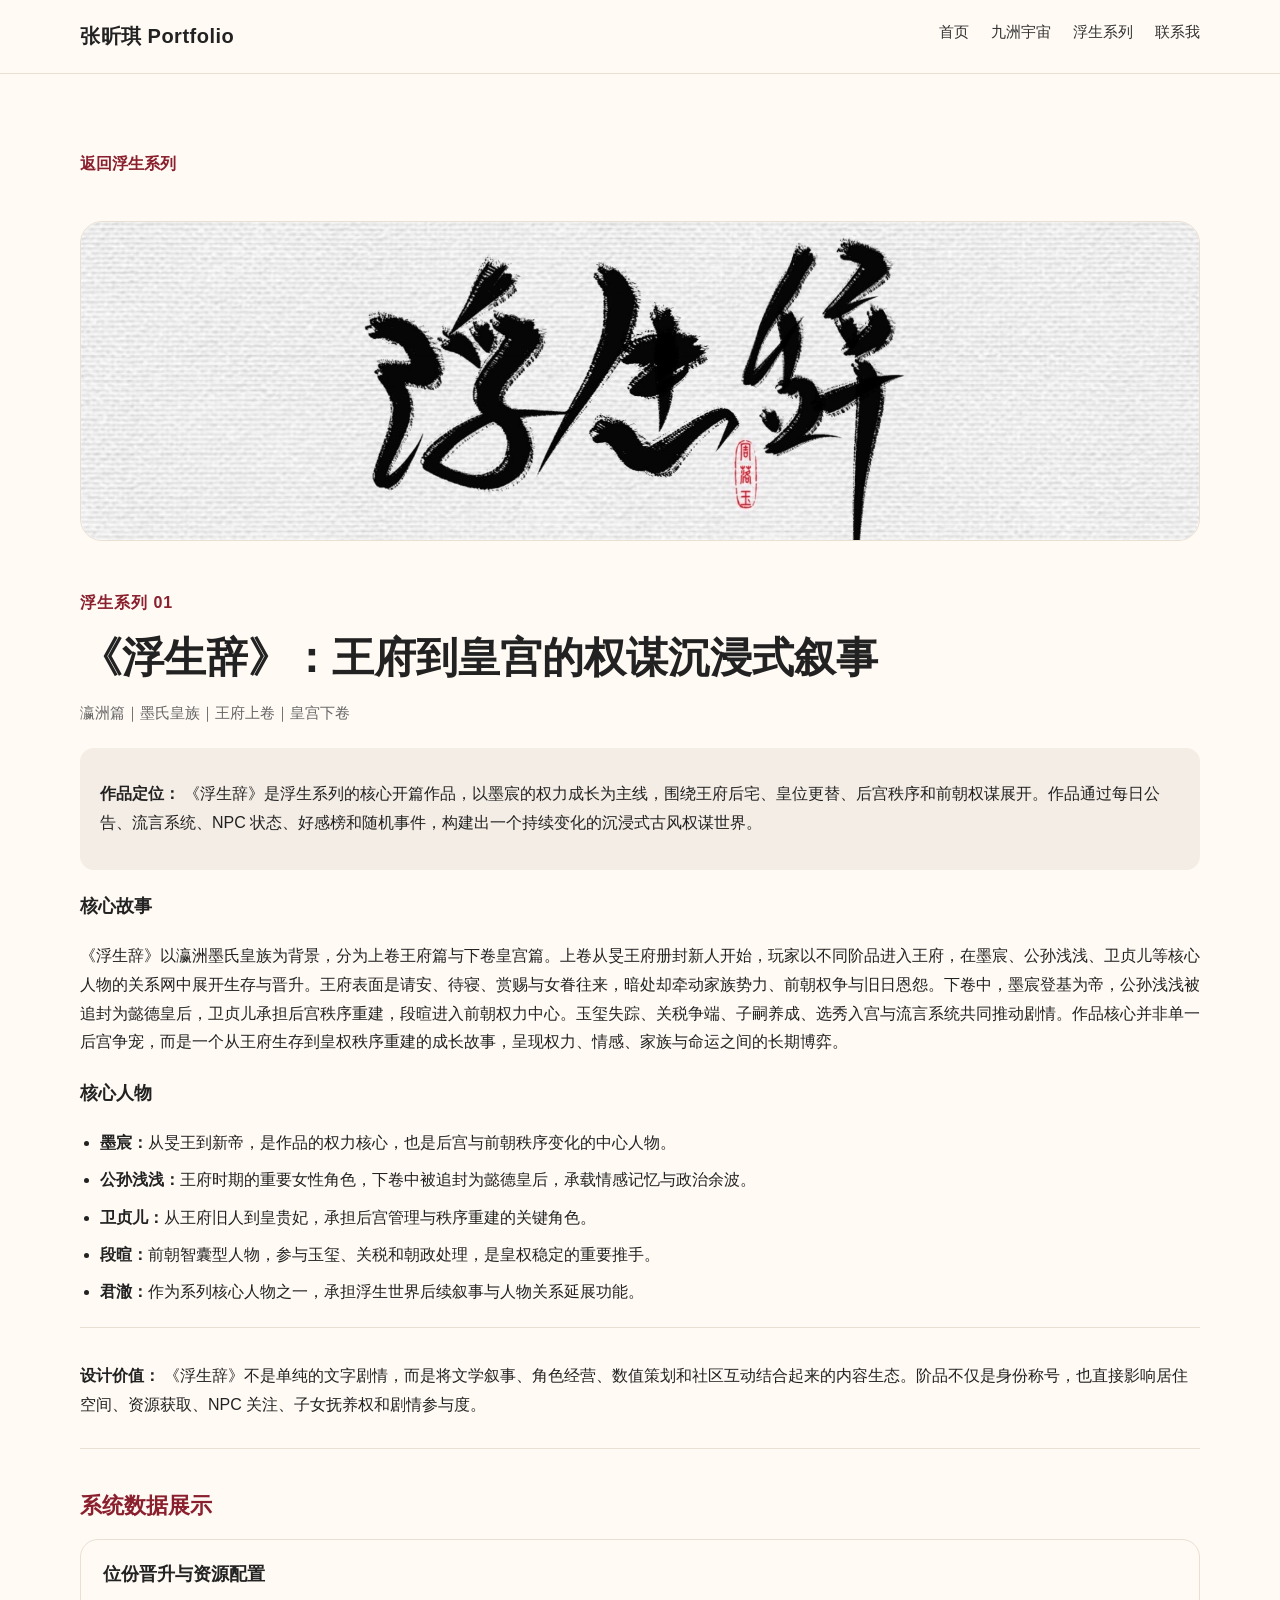
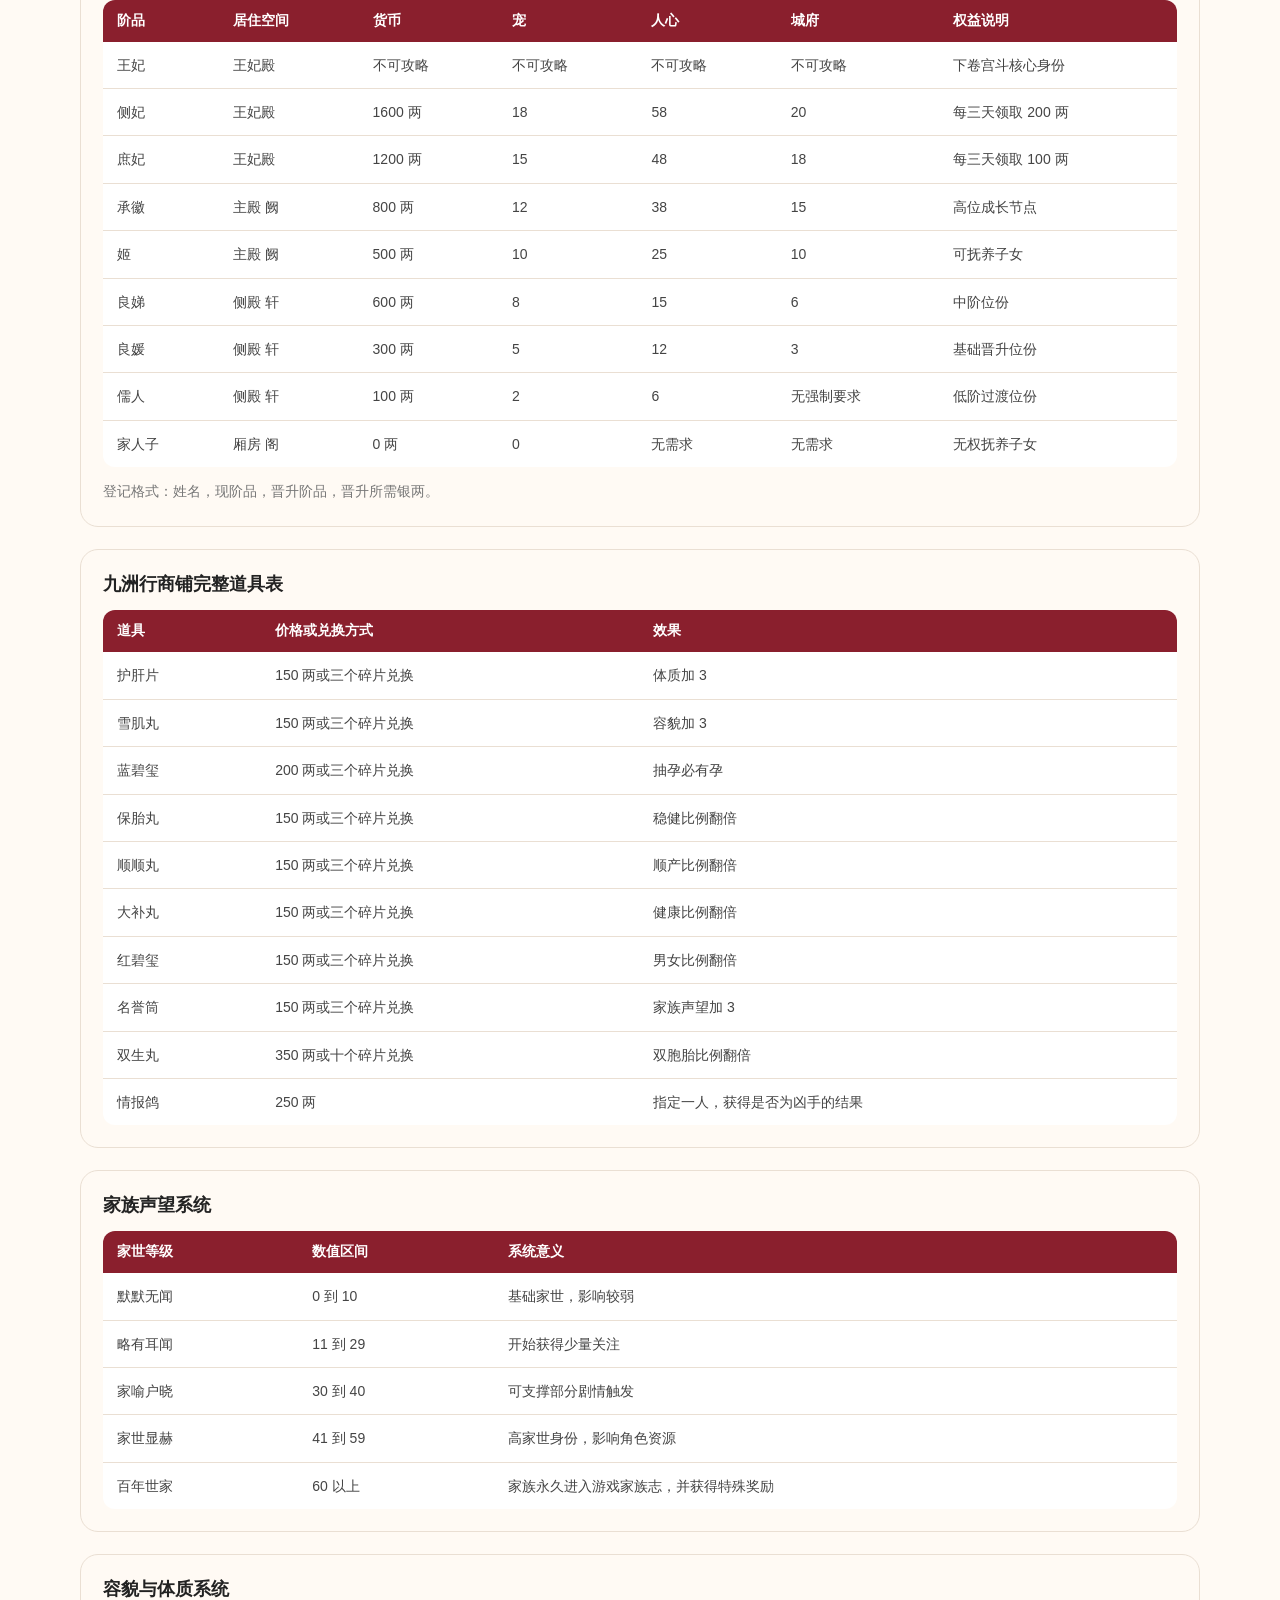
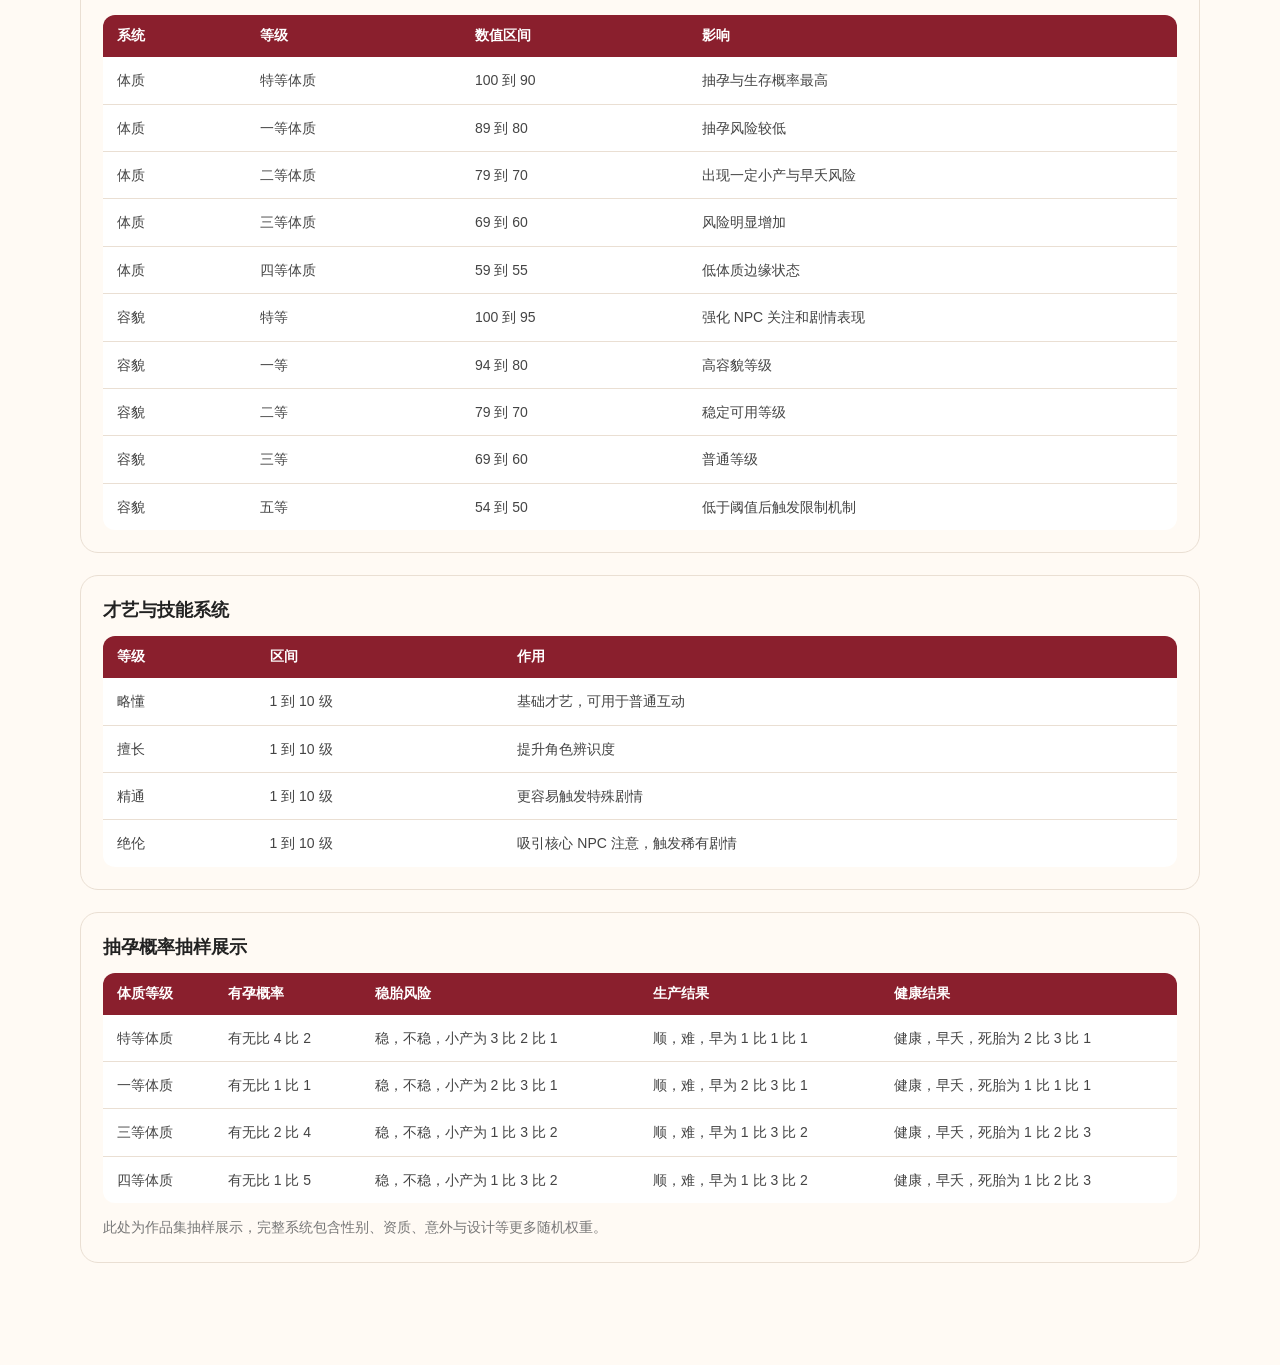
<file: fushengci.html>
<!DOCTYPE html>
<html lang="zh-CN">
<head>
    <meta charset="UTF-8">
    <meta name="viewport" content="width=device-width, initial-scale=1.0">
    <title>浮生辞｜张昕琪文字创作作品集</title>
    <link rel="stylesheet" href="style.css">
</head>

<body>

<nav class="navbar">
    <div class="container nav-container">
        <div class="logo">张昕琪 Portfolio</div>
        <ul class="nav-links">
            <li><a href="index.html">首页</a></li>
            <li><a href="index.html#universe">九洲宇宙</a></li>
            <li><a href="index.html#projects">浮生系列</a></li>
            <li><a href="index.html#contact">联系我</a></li>
        </ul>
    </div>
</nav>

<section class="work-detail">
    <div class="container">
        <a href="index.html#projects" class="back-link">返回浮生系列</a>

        <img src="fushengci.jpg" alt="浮生辞封面" class="detail-cover">

        <p class="section-label">浮生系列 01</p>
        <h1>《浮生辞》：王府到皇宫的权谋沉浸式叙事</h1>
        <p class="subtitle">瀛洲篇｜墨氏皇族｜王府上卷｜皇宫下卷</p>

        <div class="project-summary">
            <p>
                <strong>作品定位：</strong>
                《浮生辞》是浮生系列的核心开篇作品，以墨宸的权力成长为主线，围绕王府后宅、皇位更替、后宫秩序和前朝权谋展开。作品通过每日公告、流言系统、NPC 状态、好感榜和随机事件，构建出一个持续变化的沉浸式古风权谋世界。
            </p>
        </div>

        <div class="data-findings">
            <h4>核心故事</h4>
            <p>
                《浮生辞》以瀛洲墨氏皇族为背景，分为上卷王府篇与下卷皇宫篇。上卷从旻王府册封新人开始，玩家以不同阶品进入王府，在墨宸、公孙浅浅、卫贞儿等核心人物的关系网中展开生存与晋升。王府表面是请安、待寝、赏赐与女眷往来，暗处却牵动家族势力、前朝权争与旧日恩怨。下卷中，墨宸登基为帝，公孙浅浅被追封为懿德皇后，卫贞儿承担后宫秩序重建，段暄进入前朝权力中心。玉玺失踪、关税争端、子嗣养成、选秀入宫与流言系统共同推动剧情。作品核心并非单一后宫争宠，而是一个从王府生存到皇权秩序重建的成长故事，呈现权力、情感、家族与命运之间的长期博弈。
            </p>
        </div>

        <div class="creative-highlights">
            <h4>核心人物</h4>
            <ul>
                <li><strong>墨宸：</strong>从旻王到新帝，是作品的权力核心，也是后宫与前朝秩序变化的中心人物。</li>
                <li><strong>公孙浅浅：</strong>王府时期的重要女性角色，下卷中被追封为懿德皇后，承载情感记忆与政治余波。</li>
                <li><strong>卫贞儿：</strong>从王府旧人到皇贵妃，承担后宫管理与秩序重建的关键角色。</li>
                <li><strong>段暄：</strong>前朝智囊型人物，参与玉玺、关税和朝政处理，是皇权稳定的重要推手。</li>
                <li><strong>君澈：</strong>作为系列核心人物之一，承担浮生世界后续叙事与人物关系延展功能。</li>
            </ul>
        </div>

        <div class="details">
            <p>
                <strong>设计价值：</strong>
                《浮生辞》不是单纯的文字剧情，而是将文学叙事、角色经营、数值策划和社区互动结合起来的内容生态。阶品不仅是身份称号，也直接影响居住空间、资源获取、NPC 关注、子女抚养权和剧情参与度。
            </p>

            <div class="data-system">
                <h4>系统数据展示</h4>

                <div class="data-block">
                    <h5>位份晋升与资源配置</h5>
                    <div class="table-scroll">
                        <table>
                            <thead>
                                <tr>
                                    <th>阶品</th>
                                    <th>居住空间</th>
                                    <th>货币</th>
                                    <th>宠</th>
                                    <th>人心</th>
                                    <th>城府</th>
                                    <th>权益说明</th>
                                </tr>
                            </thead>
                            <tbody>
                                <tr><td>王妃</td><td>王妃殿</td><td>不可攻略</td><td>不可攻略</td><td>不可攻略</td><td>不可攻略</td><td>下卷宫斗核心身份</td></tr>
                                <tr><td>侧妃</td><td>王妃殿</td><td>1600 两</td><td>18</td><td>58</td><td>20</td><td>每三天领取 200 两</td></tr>
                                <tr><td>庶妃</td><td>王妃殿</td><td>1200 两</td><td>15</td><td>48</td><td>18</td><td>每三天领取 100 两</td></tr>
                                <tr><td>承徽</td><td>主殿 阙</td><td>800 两</td><td>12</td><td>38</td><td>15</td><td>高位成长节点</td></tr>
                                <tr><td>姬</td><td>主殿 阙</td><td>500 两</td><td>10</td><td>25</td><td>10</td><td>可抚养子女</td></tr>
                                <tr><td>良娣</td><td>侧殿 轩</td><td>600 两</td><td>8</td><td>15</td><td>6</td><td>中阶位份</td></tr>
                                <tr><td>良媛</td><td>侧殿 轩</td><td>300 两</td><td>5</td><td>12</td><td>3</td><td>基础晋升位份</td></tr>
                                <tr><td>儒人</td><td>侧殿 轩</td><td>100 两</td><td>2</td><td>6</td><td>无强制要求</td><td>低阶过渡位份</td></tr>
                                <tr><td>家人子</td><td>厢房 阁</td><td>0 两</td><td>0</td><td>无需求</td><td>无需求</td><td>无权抚养子女</td></tr>
                            </tbody>
                        </table>
                    </div>
                    <p class="data-note">登记格式：姓名，现阶品，晋升阶品，晋升所需银两。</p>
                </div>

                <div class="data-block">
                    <h5>九洲行商铺完整道具表</h5>
                    <div class="table-scroll">
                        <table>
                            <thead>
                                <tr>
                                    <th>道具</th>
                                    <th>价格或兑换方式</th>
                                    <th>效果</th>
                                </tr>
                            </thead>
                            <tbody>
                                <tr><td>护肝片</td><td>150 两或三个碎片兑换</td><td>体质加 3</td></tr>
                                <tr><td>雪肌丸</td><td>150 两或三个碎片兑换</td><td>容貌加 3</td></tr>
                                <tr><td>蓝碧玺</td><td>200 两或三个碎片兑换</td><td>抽孕必有孕</td></tr>
                                <tr><td>保胎丸</td><td>150 两或三个碎片兑换</td><td>稳健比例翻倍</td></tr>
                                <tr><td>顺顺丸</td><td>150 两或三个碎片兑换</td><td>顺产比例翻倍</td></tr>
                                <tr><td>大补丸</td><td>150 两或三个碎片兑换</td><td>健康比例翻倍</td></tr>
                                <tr><td>红碧玺</td><td>150 两或三个碎片兑换</td><td>男女比例翻倍</td></tr>
                                <tr><td>名誉筒</td><td>150 两或三个碎片兑换</td><td>家族声望加 3</td></tr>
                                <tr><td>双生丸</td><td>350 两或十个碎片兑换</td><td>双胞胎比例翻倍</td></tr>
                                <tr><td>情报鸽</td><td>250 两</td><td>指定一人，获得是否为凶手的结果</td></tr>
                            </tbody>
                        </table>
                    </div>
                </div>

                <div class="data-block">
                    <h5>家族声望系统</h5>
                    <div class="table-scroll">
                        <table>
                            <thead>
                                <tr>
                                    <th>家世等级</th>
                                    <th>数值区间</th>
                                    <th>系统意义</th>
                                </tr>
                            </thead>
                            <tbody>
                                <tr><td>默默无闻</td><td>0 到 10</td><td>基础家世，影响较弱</td></tr>
                                <tr><td>略有耳闻</td><td>11 到 29</td><td>开始获得少量关注</td></tr>
                                <tr><td>家喻户晓</td><td>30 到 40</td><td>可支撑部分剧情触发</td></tr>
                                <tr><td>家世显赫</td><td>41 到 59</td><td>高家世身份，影响角色资源</td></tr>
                                <tr><td>百年世家</td><td>60 以上</td><td>家族永久进入游戏家族志，并获得特殊奖励</td></tr>
                            </tbody>
                        </table>
                    </div>
                </div>

                <div class="data-block">
                    <h5>容貌与体质系统</h5>
                    <div class="table-scroll">
                        <table>
                            <thead>
                                <tr>
                                    <th>系统</th>
                                    <th>等级</th>
                                    <th>数值区间</th>
                                    <th>影响</th>
                                </tr>
                            </thead>
                            <tbody>
                                <tr><td>体质</td><td>特等体质</td><td>100 到 90</td><td>抽孕与生存概率最高</td></tr>
                                <tr><td>体质</td><td>一等体质</td><td>89 到 80</td><td>抽孕风险较低</td></tr>
                                <tr><td>体质</td><td>二等体质</td><td>79 到 70</td><td>出现一定小产与早夭风险</td></tr>
                                <tr><td>体质</td><td>三等体质</td><td>69 到 60</td><td>风险明显增加</td></tr>
                                <tr><td>体质</td><td>四等体质</td><td>59 到 55</td><td>低体质边缘状态</td></tr>
                                <tr><td>容貌</td><td>特等</td><td>100 到 95</td><td>强化 NPC 关注和剧情表现</td></tr>
                                <tr><td>容貌</td><td>一等</td><td>94 到 80</td><td>高容貌等级</td></tr>
                                <tr><td>容貌</td><td>二等</td><td>79 到 70</td><td>稳定可用等级</td></tr>
                                <tr><td>容貌</td><td>三等</td><td>69 到 60</td><td>普通等级</td></tr>
                                <tr><td>容貌</td><td>五等</td><td>54 到 50</td><td>低于阈值后触发限制机制</td></tr>
                            </tbody>
                        </table>
                    </div>
                </div>

                <div class="data-block">
                    <h5>才艺与技能系统</h5>
                    <div class="table-scroll">
                        <table>
                            <thead>
                                <tr>
                                    <th>等级</th>
                                    <th>区间</th>
                                    <th>作用</th>
                                </tr>
                            </thead>
                            <tbody>
                                <tr><td>略懂</td><td>1 到 10 级</td><td>基础才艺，可用于普通互动</td></tr>
                                <tr><td>擅长</td><td>1 到 10 级</td><td>提升角色辨识度</td></tr>
                                <tr><td>精通</td><td>1 到 10 级</td><td>更容易触发特殊剧情</td></tr>
                                <tr><td>绝伦</td><td>1 到 10 级</td><td>吸引核心 NPC 注意，触发稀有剧情</td></tr>
                            </tbody>
                        </table>
                    </div>
                </div>

                <div class="data-block">
                    <h5>抽孕概率抽样展示</h5>
                    <div class="table-scroll">
                        <table>
                            <thead>
                                <tr>
                                    <th>体质等级</th>
                                    <th>有孕概率</th>
                                    <th>稳胎风险</th>
                                    <th>生产结果</th>
                                    <th>健康结果</th>
                                </tr>
                            </thead>
                            <tbody>
                                <tr><td>特等体质</td><td>有无比 4 比 2</td><td>稳，不稳，小产为 3 比 2 比 1</td><td>顺，难，早为 1 比 1 比 1</td><td>健康，早夭，死胎为 2 比 3 比 1</td></tr>
                                <tr><td>一等体质</td><td>有无比 1 比 1</td><td>稳，不稳，小产为 2 比 3 比 1</td><td>顺，难，早为 2 比 3 比 1</td><td>健康，早夭，死胎为 1 比 1 比 1</td></tr>
                                <tr><td>三等体质</td><td>有无比 2 比 4</td><td>稳，不稳，小产为 1 比 3 比 2</td><td>顺，难，早为 1 比 3 比 2</td><td>健康，早夭，死胎为 1 比 2 比 3</td></tr>
                                <tr><td>四等体质</td><td>有无比 1 比 5</td><td>稳，不稳，小产为 1 比 3 比 2</td><td>顺，难，早为 1 比 3 比 2</td><td>健康，早夭，死胎为 1 比 2 比 3</td></tr>
                            </tbody>
                        </table>
                    </div>
                    <p class="data-note">此处为作品集抽样展示，完整系统包含性别、资质、意外与设计等更多随机权重。</p>
                </div>
            </div>
        </div>
    </div>
</section>

</body>
</html>
</file>
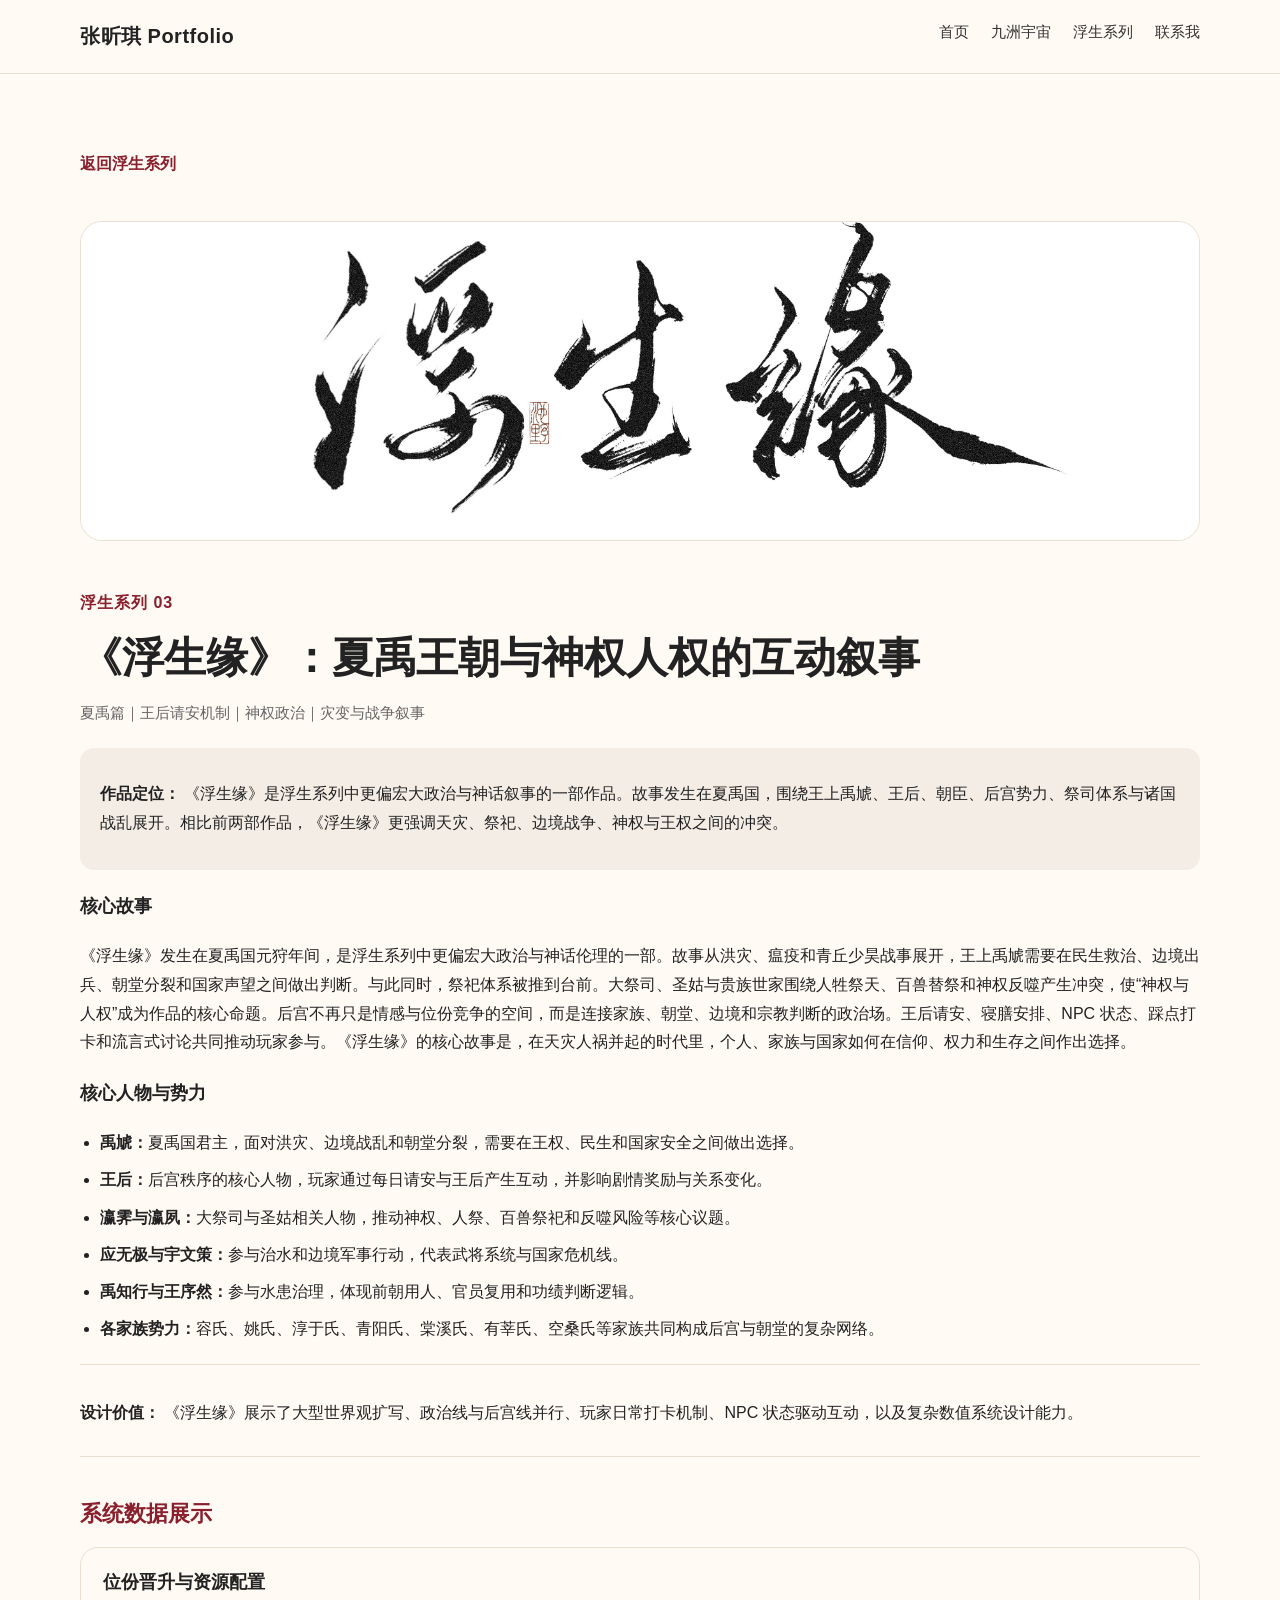
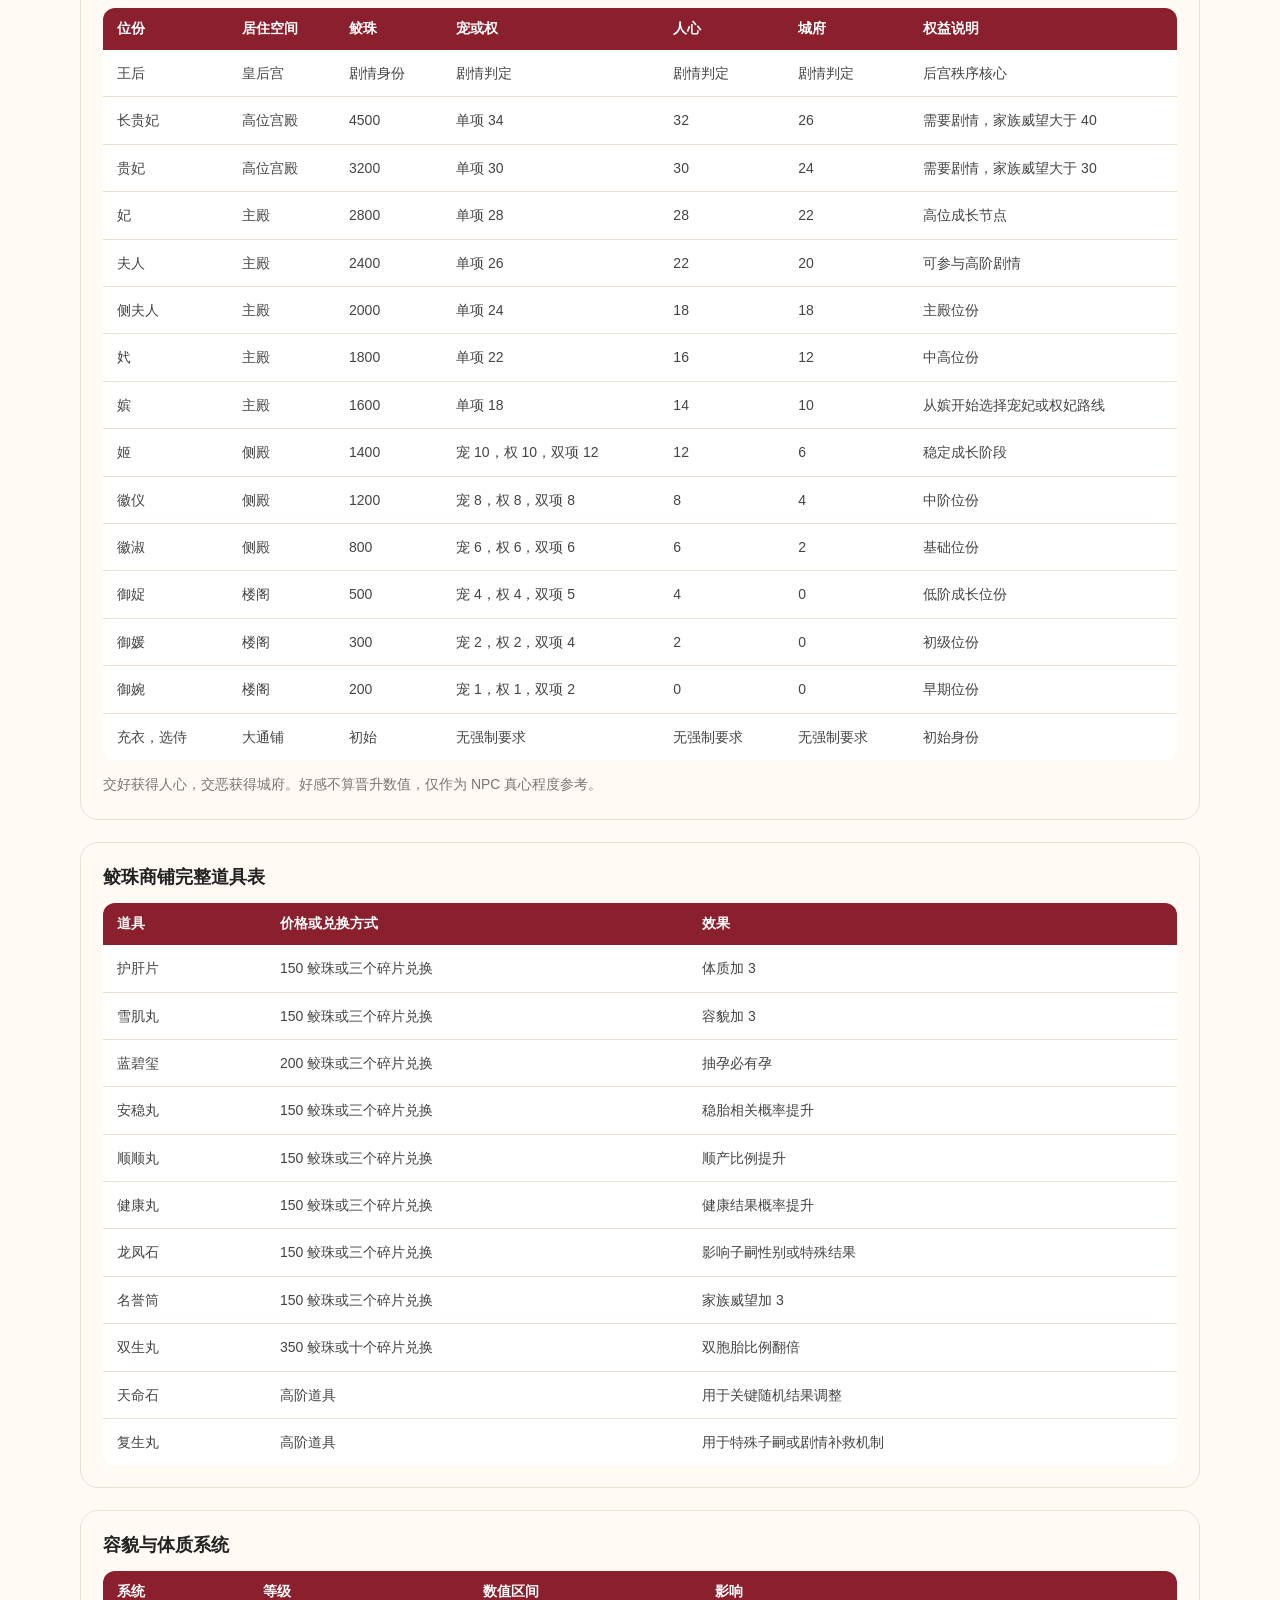
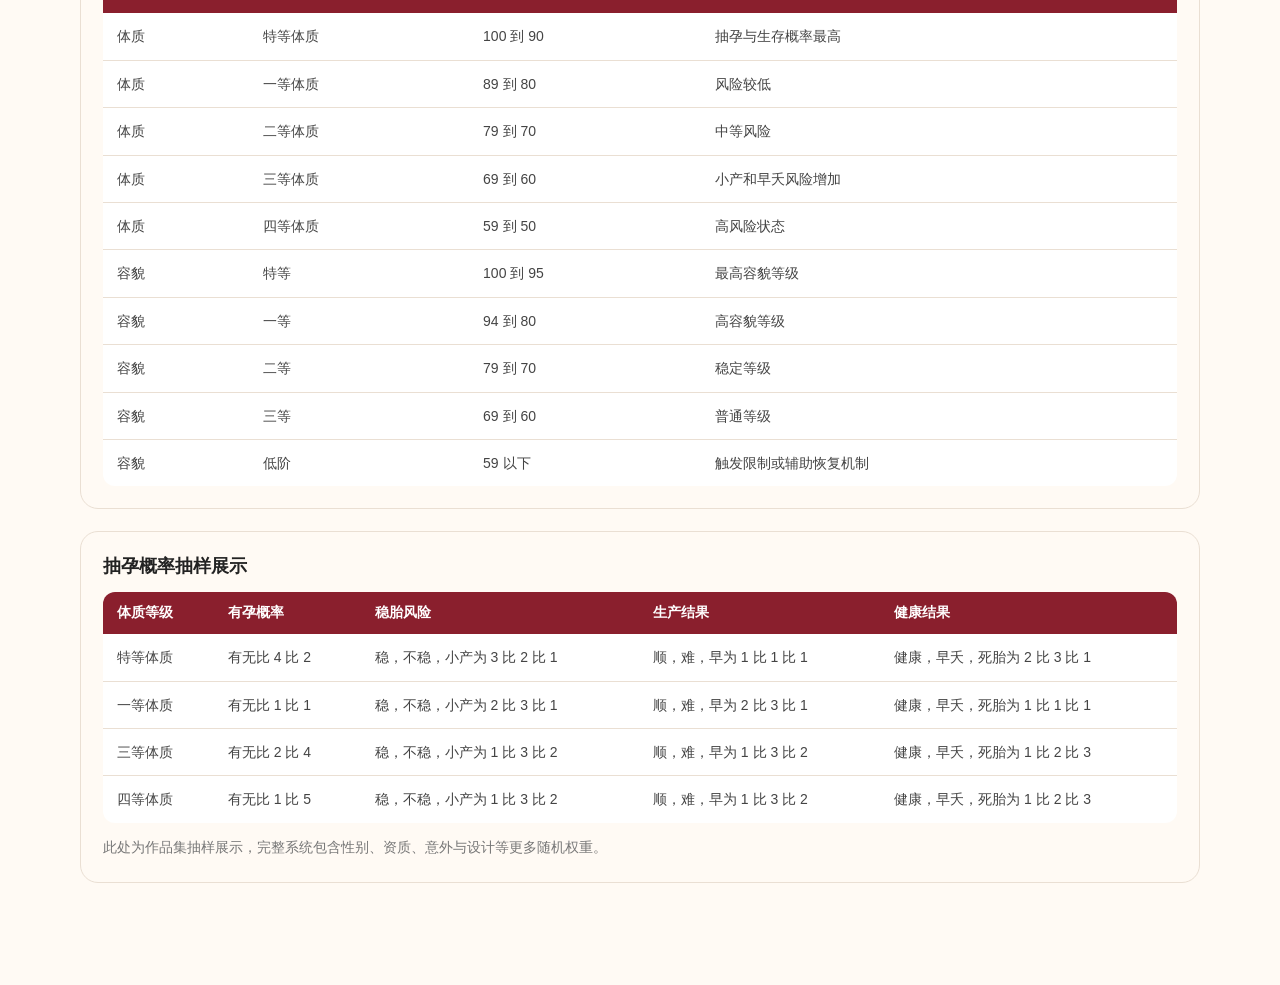
<file: fushengyuan.html>
<!DOCTYPE html>
<html lang="zh-CN">
<head>
    <meta charset="UTF-8">
    <meta name="viewport" content="width=device-width, initial-scale=1.0">
    <title>浮生缘｜张昕琪文字创作作品集</title>
    <link rel="stylesheet" href="style.css">
</head>

<body>

<nav class="navbar">
    <div class="container nav-container">
        <div class="logo">张昕琪 Portfolio</div>
        <ul class="nav-links">
            <li><a href="index.html">首页</a></li>
            <li><a href="index.html#universe">九洲宇宙</a></li>
            <li><a href="index.html#projects">浮生系列</a></li>
            <li><a href="index.html#contact">联系我</a></li>
        </ul>
    </div>
</nav>

<section class="work-detail">
    <div class="container">
        <a href="index.html#projects" class="back-link">返回浮生系列</a>

        <img src="fushengyuan.jpg" alt="浮生缘封面" class="detail-cover">

        <p class="section-label">浮生系列 03</p>
        <h1>《浮生缘》：夏禹王朝与神权人权的互动叙事</h1>
        <p class="subtitle">夏禹篇｜王后请安机制｜神权政治｜灾变与战争叙事</p>

        <div class="project-summary">
            <p>
                <strong>作品定位：</strong>
                《浮生缘》是浮生系列中更偏宏大政治与神话叙事的一部作品。故事发生在夏禹国，围绕王上禹虓、王后、朝臣、后宫势力、祭司体系与诸国战乱展开。相比前两部作品，《浮生缘》更强调天灾、祭祀、边境战争、神权与王权之间的冲突。
            </p>
        </div>

        <div class="data-findings">
            <h4>核心故事</h4>
            <p>
                《浮生缘》发生在夏禹国元狩年间，是浮生系列中更偏宏大政治与神话伦理的一部。故事从洪灾、瘟疫和青丘少昊战事展开，王上禹虓需要在民生救治、边境出兵、朝堂分裂和国家声望之间做出判断。与此同时，祭祀体系被推到台前。大祭司、圣姑与贵族世家围绕人牲祭天、百兽替祭和神权反噬产生冲突，使“神权与人权”成为作品的核心命题。后宫不再只是情感与位份竞争的空间，而是连接家族、朝堂、边境和宗教判断的政治场。王后请安、寝膳安排、NPC 状态、踩点打卡和流言式讨论共同推动玩家参与。《浮生缘》的核心故事是，在天灾人祸并起的时代里，个人、家族与国家如何在信仰、权力和生存之间作出选择。
            </p>
        </div>

        <div class="creative-highlights">
            <h4>核心人物与势力</h4>
            <ul>
                <li><strong>禹虓：</strong>夏禹国君主，面对洪灾、边境战乱和朝堂分裂，需要在王权、民生和国家安全之间做出选择。</li>
                <li><strong>王后：</strong>后宫秩序的核心人物，玩家通过每日请安与王后产生互动，并影响剧情奖励与关系变化。</li>
                <li><strong>瀛霁与瀛夙：</strong>大祭司与圣姑相关人物，推动神权、人祭、百兽祭祀和反噬风险等核心议题。</li>
                <li><strong>应无极与宇文策：</strong>参与治水和边境军事行动，代表武将系统与国家危机线。</li>
                <li><strong>禹知行与王序然：</strong>参与水患治理，体现前朝用人、官员复用和功绩判断逻辑。</li>
                <li><strong>各家族势力：</strong>容氏、姚氏、淳于氏、青阳氏、棠溪氏、有莘氏、空桑氏等家族共同构成后宫与朝堂的复杂网络。</li>
            </ul>
        </div>

        <div class="details">
            <p>
                <strong>设计价值：</strong>
                《浮生缘》展示了大型世界观扩写、政治线与后宫线并行、玩家日常打卡机制、NPC 状态驱动互动，以及复杂数值系统设计能力。
            </p>

            <div class="data-system">
                <h4>系统数据展示</h4>

                <div class="data-block">
                    <h5>位份晋升与资源配置</h5>
                    <div class="table-scroll">
                        <table>
                            <thead>
                                <tr>
                                    <th>位份</th>
                                    <th>居住空间</th>
                                    <th>鲛珠</th>
                                    <th>宠或权</th>
                                    <th>人心</th>
                                    <th>城府</th>
                                    <th>权益说明</th>
                                </tr>
                            </thead>
                            <tbody>
                                <tr><td>王后</td><td>皇后宫</td><td>剧情身份</td><td>剧情判定</td><td>剧情判定</td><td>剧情判定</td><td>后宫秩序核心</td></tr>
                                <tr><td>长贵妃</td><td>高位宫殿</td><td>4500</td><td>单项 34</td><td>32</td><td>26</td><td>需要剧情，家族威望大于 40</td></tr>
                                <tr><td>贵妃</td><td>高位宫殿</td><td>3200</td><td>单项 30</td><td>30</td><td>24</td><td>需要剧情，家族威望大于 30</td></tr>
                                <tr><td>妃</td><td>主殿</td><td>2800</td><td>单项 28</td><td>28</td><td>22</td><td>高位成长节点</td></tr>
                                <tr><td>夫人</td><td>主殿</td><td>2400</td><td>单项 26</td><td>22</td><td>20</td><td>可参与高阶剧情</td></tr>
                                <tr><td>侧夫人</td><td>主殿</td><td>2000</td><td>单项 24</td><td>18</td><td>18</td><td>主殿位份</td></tr>
                                <tr><td>㚤</td><td>主殿</td><td>1800</td><td>单项 22</td><td>16</td><td>12</td><td>中高位份</td></tr>
                                <tr><td>嫔</td><td>主殿</td><td>1600</td><td>单项 18</td><td>14</td><td>10</td><td>从嫔开始选择宠妃或权妃路线</td></tr>
                                <tr><td>姬</td><td>侧殿</td><td>1400</td><td>宠 10，权 10，双项 12</td><td>12</td><td>6</td><td>稳定成长阶段</td></tr>
                                <tr><td>徽仪</td><td>侧殿</td><td>1200</td><td>宠 8，权 8，双项 8</td><td>8</td><td>4</td><td>中阶位份</td></tr>
                                <tr><td>徽淑</td><td>侧殿</td><td>800</td><td>宠 6，权 6，双项 6</td><td>6</td><td>2</td><td>基础位份</td></tr>
                                <tr><td>御娖</td><td>楼阁</td><td>500</td><td>宠 4，权 4，双项 5</td><td>4</td><td>0</td><td>低阶成长位份</td></tr>
                                <tr><td>御媛</td><td>楼阁</td><td>300</td><td>宠 2，权 2，双项 4</td><td>2</td><td>0</td><td>初级位份</td></tr>
                                <tr><td>御婉</td><td>楼阁</td><td>200</td><td>宠 1，权 1，双项 2</td><td>0</td><td>0</td><td>早期位份</td></tr>
                                <tr><td>充衣，选侍</td><td>大通铺</td><td>初始</td><td>无强制要求</td><td>无强制要求</td><td>无强制要求</td><td>初始身份</td></tr>
                            </tbody>
                        </table>
                    </div>
                    <p class="data-note">交好获得人心，交恶获得城府。好感不算晋升数值，仅作为 NPC 真心程度参考。</p>
                </div>

                <div class="data-block">
                    <h5>鲛珠商铺完整道具表</h5>
                    <div class="table-scroll">
                        <table>
                            <thead>
                                <tr><th>道具</th><th>价格或兑换方式</th><th>效果</th></tr>
                            </thead>
                            <tbody>
                                <tr><td>护肝片</td><td>150 鲛珠或三个碎片兑换</td><td>体质加 3</td></tr>
                                <tr><td>雪肌丸</td><td>150 鲛珠或三个碎片兑换</td><td>容貌加 3</td></tr>
                                <tr><td>蓝碧玺</td><td>200 鲛珠或三个碎片兑换</td><td>抽孕必有孕</td></tr>
                                <tr><td>安稳丸</td><td>150 鲛珠或三个碎片兑换</td><td>稳胎相关概率提升</td></tr>
                                <tr><td>顺顺丸</td><td>150 鲛珠或三个碎片兑换</td><td>顺产比例提升</td></tr>
                                <tr><td>健康丸</td><td>150 鲛珠或三个碎片兑换</td><td>健康结果概率提升</td></tr>
                                <tr><td>龙凤石</td><td>150 鲛珠或三个碎片兑换</td><td>影响子嗣性别或特殊结果</td></tr>
                                <tr><td>名誉筒</td><td>150 鲛珠或三个碎片兑换</td><td>家族威望加 3</td></tr>
                                <tr><td>双生丸</td><td>350 鲛珠或十个碎片兑换</td><td>双胞胎比例翻倍</td></tr>
                                <tr><td>天命石</td><td>高阶道具</td><td>用于关键随机结果调整</td></tr>
                                <tr><td>复生丸</td><td>高阶道具</td><td>用于特殊子嗣或剧情补救机制</td></tr>
                            </tbody>
                        </table>
                    </div>
                </div>

                <div class="data-block">
                    <h5>容貌与体质系统</h5>
                    <div class="table-scroll">
                        <table>
                            <thead>
                                <tr><th>系统</th><th>等级</th><th>数值区间</th><th>影响</th></tr>
                            </thead>
                            <tbody>
                                <tr><td>体质</td><td>特等体质</td><td>100 到 90</td><td>抽孕与生存概率最高</td></tr>
                                <tr><td>体质</td><td>一等体质</td><td>89 到 80</td><td>风险较低</td></tr>
                                <tr><td>体质</td><td>二等体质</td><td>79 到 70</td><td>中等风险</td></tr>
                                <tr><td>体质</td><td>三等体质</td><td>69 到 60</td><td>小产和早夭风险增加</td></tr>
                                <tr><td>体质</td><td>四等体质</td><td>59 到 50</td><td>高风险状态</td></tr>
                                <tr><td>容貌</td><td>特等</td><td>100 到 95</td><td>最高容貌等级</td></tr>
                                <tr><td>容貌</td><td>一等</td><td>94 到 80</td><td>高容貌等级</td></tr>
                                <tr><td>容貌</td><td>二等</td><td>79 到 70</td><td>稳定等级</td></tr>
                                <tr><td>容貌</td><td>三等</td><td>69 到 60</td><td>普通等级</td></tr>
                                <tr><td>容貌</td><td>低阶</td><td>59 以下</td><td>触发限制或辅助恢复机制</td></tr>
                            </tbody>
                        </table>
                    </div>
                </div>

                <div class="data-block">
                    <h5>抽孕概率抽样展示</h5>
                    <div class="table-scroll">
                        <table>
                            <thead>
                                <tr>
                                    <th>体质等级</th>
                                    <th>有孕概率</th>
                                    <th>稳胎风险</th>
                                    <th>生产结果</th>
                                    <th>健康结果</th>
                                </tr>
                            </thead>
                            <tbody>
                                <tr><td>特等体质</td><td>有无比 4 比 2</td><td>稳，不稳，小产为 3 比 2 比 1</td><td>顺，难，早为 1 比 1 比 1</td><td>健康，早夭，死胎为 2 比 3 比 1</td></tr>
                                <tr><td>一等体质</td><td>有无比 1 比 1</td><td>稳，不稳，小产为 2 比 3 比 1</td><td>顺，难，早为 2 比 3 比 1</td><td>健康，早夭，死胎为 1 比 1 比 1</td></tr>
                                <tr><td>三等体质</td><td>有无比 2 比 4</td><td>稳，不稳，小产为 1 比 3 比 2</td><td>顺，难，早为 1 比 3 比 2</td><td>健康，早夭，死胎为 1 比 2 比 3</td></tr>
                                <tr><td>四等体质</td><td>有无比 1 比 5</td><td>稳，不稳，小产为 1 比 3 比 2</td><td>顺，难，早为 1 比 3 比 2</td><td>健康，早夭，死胎为 1 比 2 比 3</td></tr>
                            </tbody>
                        </table>
                    </div>
                    <p class="data-note">此处为作品集抽样展示，完整系统包含性别、资质、意外与设计等更多随机权重。</p>
                </div>

            </div>
        </div>
    </div>
</section>

</body>
</html>
</file>
<file: style.css>
* {
    box-sizing: border-box;
}

html {
    scroll-behavior: smooth;
}

body {
    margin: 0;
    font-family: Arial, "Microsoft YaHei", sans-serif;
    background-color: #f7f3ee;
    color: #222;
}

.container {
    width: 90%;
    max-width: 1120px;
    margin: 0 auto;
}

.navbar {
    background-color: rgba(255, 250, 244, 0.96);
    border-bottom: 1px solid #e8ded2;
    position: sticky;
    top: 0;
    z-index: 100;
    backdrop-filter: blur(10px);
}

.nav-container {
    display: flex;
    justify-content: space-between;
    align-items: center;
    padding: 18px 0;
}

.logo {
    font-size: 20px;
    font-weight: 700;
    letter-spacing: 0.5px;
}

.nav-links {
    display: flex;
    gap: 22px;
    list-style: none;
    margin: 0;
    padding: 0;
}

.nav-links a {
    text-decoration: none;
    color: #333;
    font-size: 15px;
}

.nav-links a:hover {
    color: #8a1f2d;
}

.hero {
    min-height: 86vh;
    display: flex;
    align-items: center;
    background:
        radial-gradient(circle at top left, rgba(138, 31, 45, 0.08), transparent 32%),
        linear-gradient(135deg, #f7f0e8, #fffaf4);
}

.hero-content {
    padding: 110px 0;
}

.eyebrow {
    color: #8a1f2d;
    font-weight: 700;
    letter-spacing: 1.2px;
    margin-bottom: 16px;
}

.hero h1 {
    font-size: 58px;
    line-height: 1.18;
    margin: 0 0 24px;
    letter-spacing: 1px;
}

.hero-description {
    font-size: 18px;
    line-height: 1.9;
    color: #555;
    max-width: 820px;
}

.btn {
    display: inline-block;
    margin-top: 28px;
    padding: 13px 26px;
    background-color: #8a1f2d;
    color: white;
    text-decoration: none;
    border-radius: 999px;
    font-weight: 700;
    transition: transform 0.2s ease, box-shadow 0.2s ease;
}

.btn:hover {
    transform: translateY(-2px);
    box-shadow: 0 10px 22px rgba(138, 31, 45, 0.22);
}

.about {
    background-color: #fffaf4;
    padding: 86px 0;
}

.about-grid {
    display: grid;
    grid-template-columns: 1fr 2fr;
    gap: 54px;
    align-items: start;
}

.section-label {
    color: #8a1f2d;
    font-weight: 700;
    letter-spacing: 1px;
    margin-bottom: 10px;
}

.center-label {
    text-align: center;
}

.about h2 {
    font-size: 38px;
    margin: 0;
}

.about-text p {
    font-size: 17px;
    line-height: 1.95;
    color: #444;
    margin-top: 0;
}

.team-grid {
    display: grid;
    grid-template-columns: repeat(2, 1fr);
    gap: 24px;
    margin-top: 28px;
}

.team-card {
    background-color: #f4ede5;
    border: 1px solid #eadfd3;
    border-radius: 18px;
    padding: 22px;
}

.team-card h3 {
    margin: 0 0 8px;
    color: #222;
}

.team-role {
    color: #8a1f2d;
    font-weight: 700;
    margin-bottom: 12px;
}

.team-card p {
    line-height: 1.75;
    color: #555;
}

.universe {
    background-color: #f7f3ee;
    padding: 90px 0;
}

.section-title {
    text-align: center;
    font-size: 36px;
    margin: 0 0 16px;
}

.section-subtitle {
    max-width: 720px;
    margin: 0 auto 42px;
    text-align: center;
    color: #666;
    line-height: 1.8;
    font-size: 16px;
}

.universe-card {
    background-color: white;
    border: 1px solid #eadfd3;
    border-radius: 22px;
    padding: 34px;
    box-shadow: 0 8px 24px rgba(0, 0, 0, 0.06);
    margin-bottom: 30px;
}

.universe-card p {
    font-size: 17px;
    line-height: 1.95;
    color: #444;
}

.universe-grid {
    display: grid;
    grid-template-columns: repeat(3, 1fr);
    gap: 24px;
}

.universe-mini-card {
    background-color: #fffaf4;
    border: 1px solid #eadfd3;
    border-radius: 18px;
    padding: 24px;
}

.universe-mini-card h3 {
    margin-top: 0;
    color: #8a1f2d;
}

.universe-mini-card p {
    color: #555;
    line-height: 1.75;
}

#projects {
    padding: 90px 0;
    background-color: #fffaf4;
}

.project-grid {
    display: grid;
    grid-template-columns: 1fr;
    gap: 34px;
}

.project-card {
    background: white;
    border-radius: 22px;
    padding: 30px;
    box-shadow: 0 8px 24px rgba(0, 0, 0, 0.08);
    border: 1px solid #eadfd3;
}

.project-card:hover {
    transform: translateY(-2px);
    transition: 0.2s ease;
}

.work-cover {
    width: 100%;
    height: 230px;
    object-fit: cover;
    object-position: center;
    border-radius: 18px;
    margin-bottom: 22px;
    background-color: #f4ede5;
    border: 1px solid #eadfd3;
}

.project-tag {
    display: inline-block;
    padding: 7px 14px;
    border-radius: 999px;
    background-color: #8a1f2d;
    color: white;
    font-size: 14px;
    font-weight: bold;
    margin-bottom: 16px;
}

.project-info h3 {
    font-size: 26px;
    margin: 10px 0;
}

.subtitle {
    color: #666;
    font-size: 15px;
    margin-bottom: 22px;
}

.project-summary {
    background-color: #f4ede5;
    padding: 16px 20px;
    border-radius: 14px;
    margin-bottom: 22px;
}

h4 {
    margin-top: 24px;
    font-size: 18px;
    color: #222;
}

ul {
    padding-left: 20px;
}

li {
    margin-bottom: 10px;
    line-height: 1.7;
}

p {
    line-height: 1.8;
}

.details {
    margin-top: 22px;
    border-top: 1px solid #e8ded2;
    padding-top: 18px;
}

.data-system {
    margin-top: 28px;
    padding-top: 18px;
    border-top: 1px solid #eadfd3;
}

.data-system h4 {
    font-size: 22px;
    color: #8a1f2d;
    margin-bottom: 18px;
}

.data-block {
    background-color: #fffaf4;
    border: 1px solid #eadfd3;
    border-radius: 18px;
    padding: 22px;
    margin-bottom: 22px;
}

.data-block h5 {
    margin: 0 0 14px;
    font-size: 18px;
    color: #222;
}

.table-scroll {
    width: 100%;
    overflow-x: auto;
}

table {
    width: 100%;
    border-collapse: collapse;
    min-width: 760px;
    background-color: white;
    border-radius: 12px;
    overflow: hidden;
}

th {
    background-color: #8a1f2d;
    color: white;
    font-weight: 700;
    text-align: left;
    padding: 12px 14px;
    font-size: 14px;
}

td {
    border-bottom: 1px solid #eadfd3;
    padding: 12px 14px;
    font-size: 14px;
    line-height: 1.6;
    color: #444;
}

tr:last-child td {
    border-bottom: none;
}

.data-note {
    font-size: 14px;
    color: #777;
    margin-top: 12px;
    margin-bottom: 0;
}

.contact {
    background-color: #222;
    color: white;
    text-align: center;
    padding: 86px 0;
}

.contact h2 {
    font-size: 36px;
    margin: 0 0 16px;
}

.contact p {
    color: #ddd;
    font-size: 17px;
}

.contact-info {
    font-weight: 700;
    margin-top: 24px;
}

@media (max-width: 768px) {
    .nav-container {
        flex-direction: column;
        gap: 16px;
    }

    .nav-links {
        flex-wrap: wrap;
        justify-content: center;
        gap: 14px;
    }

    .hero h1 {
        font-size: 38px;
    }

    .hero-content {
        padding: 78px 0;
    }

    .about-grid {
        grid-template-columns: 1fr;
    }

    .team-grid {
        grid-template-columns: 1fr;
    }

    .universe-grid {
        grid-template-columns: 1fr;
    }

    .work-cover {
        height: 160px;
    }

    .project-card {
        padding: 22px;
    }

    .section-title {
        font-size: 30px;
    }
}.series-gallery {
    display: grid;
    grid-template-columns: repeat(3, 1fr);
    gap: 24px;
    margin: 42px 0 54px;
}

.series-card {
    display: block;
    text-decoration: none;
    color: inherit;
    background-color: white;
    border: 1px solid #eadfd3;
    border-radius: 22px;
    overflow: hidden;
    box-shadow: 0 8px 24px rgba(0, 0, 0, 0.08);
    transition: transform 0.2s ease, box-shadow 0.2s ease;
}

.series-card:hover {
    transform: translateY(-4px);
    box-shadow: 0 14px 30px rgba(0, 0, 0, 0.12);
}

.series-card img {
    width: 100%;
    height: 180px;
    object-fit: cover;
    object-position: center;
    display: block;
    background-color: #f4ede5;
}

.series-info {
    padding: 20px;
    text-align: center;
}

.series-info h3 {
    margin: 0 0 8px;
    font-size: 24px;
    color: #222;
}

.series-info p {
    margin: 0;
    color: #666;
    font-size: 15px;
}

.work-detail {
    padding: 80px 0;
    background-color: #fffaf4;
}

.work-detail h1 {
    font-size: 42px;
    line-height: 1.25;
    margin: 14px 0 12px;
}

.detail-cover {
    width: 100%;
    height: 320px;
    object-fit: cover;
    object-position: center;
    border-radius: 22px;
    margin: 28px 0;
    border: 1px solid #eadfd3;
    background-color: #f4ede5;
}

.back-link {
    display: inline-block;
    color: #8a1f2d;
    text-decoration: none;
    font-weight: 700;
    margin-bottom: 18px;
}

.back-link:hover {
    text-decoration: underline;
}

@media (max-width: 768px) {
    .series-gallery {
        grid-template-columns: 1fr;
    }

    .series-card img {
        height: 160px;
    }

    .work-detail h1 {
        font-size: 32px;
    }

    .detail-cover {
        height: 200px;
    }
}
</file>
